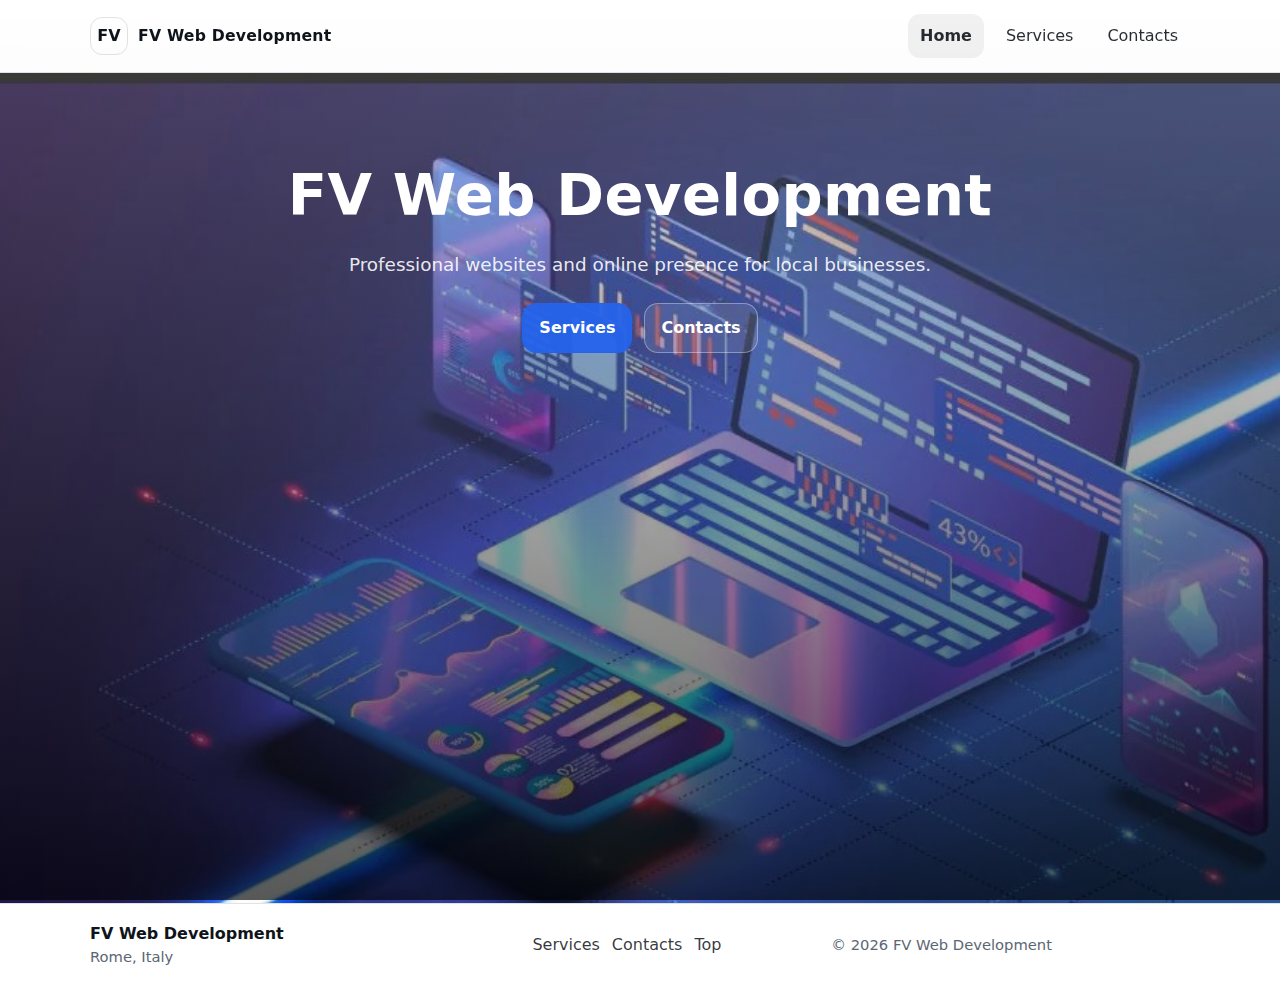
<file: index.html>
<!doctype html>
<html lang="en">
<head>
  <meta charset="utf-8" />
  <meta name="viewport" content="width=device-width, initial-scale=1" />
  <title>FV Web Development | Rome</title>
  <meta name="description" content="Minimal, professional websites and online presence for local businesses in Rome." />
  <link rel="stylesheet" href="styles.css" />
</head>
<body>
  <header class="header" id="top">
    <nav class="nav container">
      <a class="brand" href="index.html" aria-label="FV Web Development Home">
        <span class="brand-mark">FV</span>
        <span class="brand-name">FV Web Development</span>
      </a>

      <button class="nav-toggle" aria-label="Open menu" aria-expanded="false">
        <span></span><span></span><span></span>
      </button>

      <div class="nav-links" data-nav>
        <a class="active" href="index.html">Home</a>
        <a href="services.html">Services</a>
        <a href="contacts.html">Contacts</a>
      </div>
    </nav>
  </header>

  <main>
    <section class="hero" aria-label="Hero">
      <div class="hero-overlay"></div>

      <div class="hero-content container">
        <h1 class="hero-title">FV Web Development</h1>
        <p class="hero-subtitle">Professional websites and online presence for local businesses.</p>

        <div class="hero-actions">
          <a class="btn btn-primary" href="services.html">Services</a>
          <a class="btn btn-secondary" href="contacts.html">Contacts</a>
        </div>
      </div>
    </section>
  </main>

  <footer class="footer">
    <div class="container footer-inner">
      <div class="footer-left">
        <div class="footer-brand">FV Web Development</div>
        <div class="footer-meta">Rome, Italy</div>
      </div>
      <div class="footer-right">
        <a href="services.html">Services</a>
        <a href="contacts.html">Contacts</a>
        <a href="#top">Top</a>
      </div>
      <div class="footer-meta">© <span id="year"></span> FV Web Development</div>
    </div>
  </footer>

  <script src="script.js"></script>
</body>
</html>
</file>
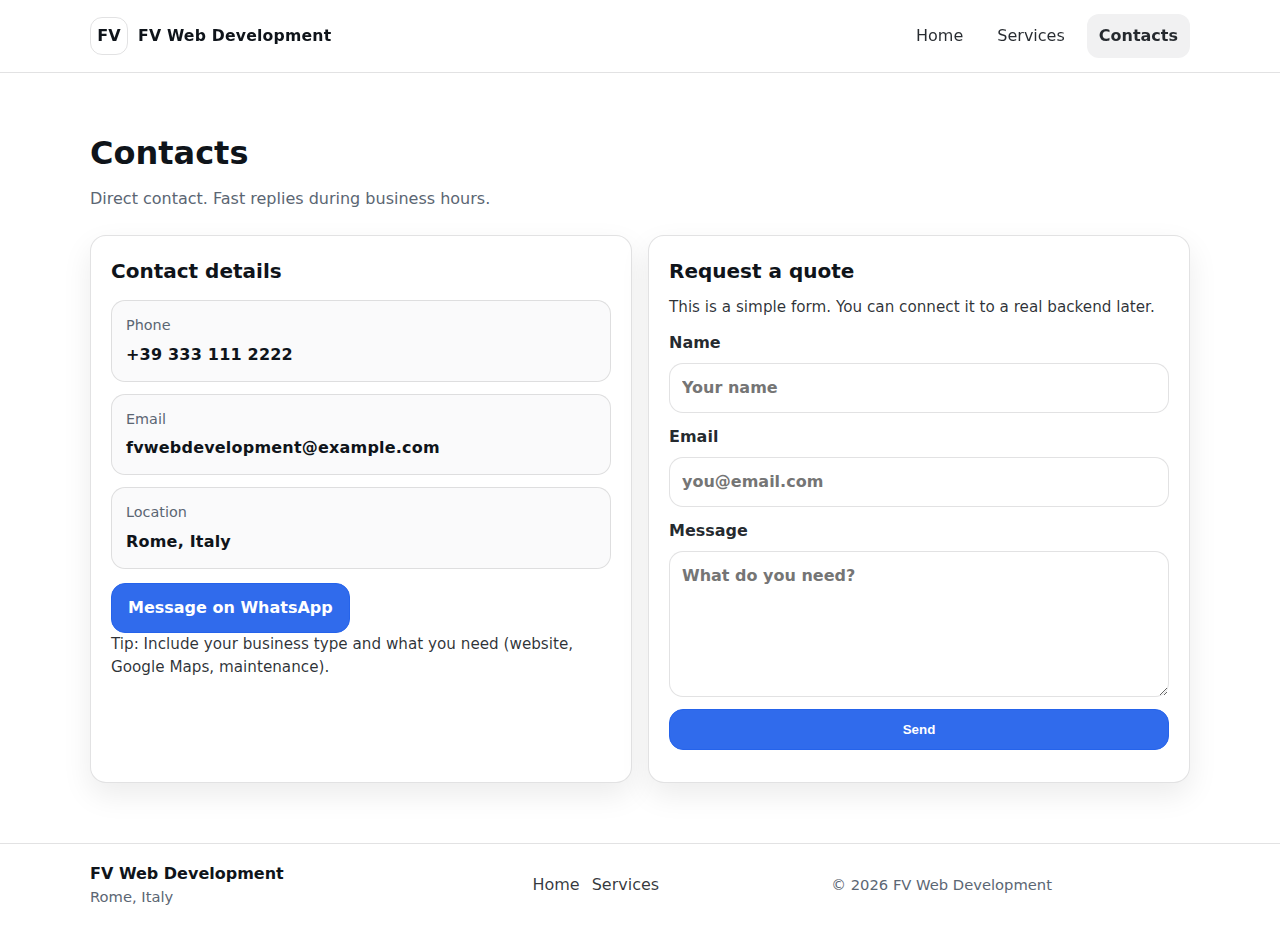
<file: contacts.html>
<!doctype html>
<html lang="en">
<head>
  <meta charset="utf-8" />
  <meta name="viewport" content="width=device-width, initial-scale=1" />
  <title>Contacts | FV Web Development</title>
  <meta name="description" content="Contact FV Web Development in Rome. Phone, email, and WhatsApp message button." />
  <link rel="stylesheet" href="styles.css" />
</head>
<body>
  <header class="header">
    <nav class="nav container">
      <a class="brand" href="index.html" aria-label="FV Web Development Home">
        <span class="brand-mark">FV</span>
        <span class="brand-name">FV Web Development</span>
      </a>

      <button class="nav-toggle" aria-label="Open menu" aria-expanded="false">
        <span></span><span></span><span></span>
      </button>

      <div class="nav-links" data-nav>
        <a href="index.html">Home</a>
        <a href="services.html">Services</a>
        <a class="active" href="contacts.html">Contacts</a>
      </div>
    </nav>
  </header>

  <main class="container page">
    <header class="page-header">
      <h1>Contacts</h1>
      <p class="lead">Direct contact. Fast replies during business hours.</p>
    </header>

    <section class="grid">
      <article class="card">
        <h2>Contact details</h2>

        <!-- Replace with your real info -->
        <div class="contact-list">
          <div class="contact-row">
            <div class="label">Phone</div>
            <a class="value" href="tel:+393331112222">+39 333 111 2222</a>
          </div>

          <div class="contact-row">
            <div class="label">Email</div>
            <a class="value" href="mailto:fvwebdevelopment@example.com">fvwebdevelopment@example.com</a>
          </div>

          <div class="contact-row">
            <div class="label">Location</div>
            <div class="value">Rome, Italy</div>
          </div>
        </div>

        <div class="cta-actions" id="whatsapp">
          <!-- Replace number: countrycode+number, no +, no spaces -->
          <a class="btn btn-primary"
             href="https://wa.me/393331112222?text=Hi%20FV%20Web%20Development%2C%20I%27d%20like%20a%20quote%20for%20a%20website."
             target="_blank" rel="noopener">
            Message on WhatsApp
          </a>
        </div>

        <p class="small">
          Tip: Include your business type and what you need (website, Google Maps, maintenance).
        </p>
      </article>

      <article class="card" id="contact-form">
        <h2>Request a quote</h2>
        <p class="small">This is a simple form. You can connect it to a real backend later.</p>

        <!-- Simple local-only demo. Replace action with Formspree/Netlify later. -->
        <form class="form" onsubmit="return handleContactSubmit(event)">
          <label>
            Name
            <input required name="name" type="text" placeholder="Your name" />
          </label>

          <label>
            Email
            <input required name="email" type="email" placeholder="you@email.com" />
          </label>

          <label>
            Message
            <textarea required name="message" rows="5" placeholder="What do you need?"></textarea>
          </label>

          <button class="btn btn-primary" type="submit">Send</button>
          <p class="small" id="form-status" aria-live="polite"></p>
        </form>
      </article>
    </section>
  </main>

  <footer class="footer">
    <div class="container footer-inner">
      <div class="footer-left">
        <div class="footer-brand">FV Web Development</div>
        <div class="footer-meta">Rome, Italy</div>
      </div>
      <div class="footer-right">
        <a href="index.html">Home</a>
        <a href="services.html">Services</a>
      </div>
      <div class="footer-meta">© <span id="year"></span> FV Web Development</div>
    </div>
  </footer>

  <script src="script.js"></script>
</body>
</html>
</file>
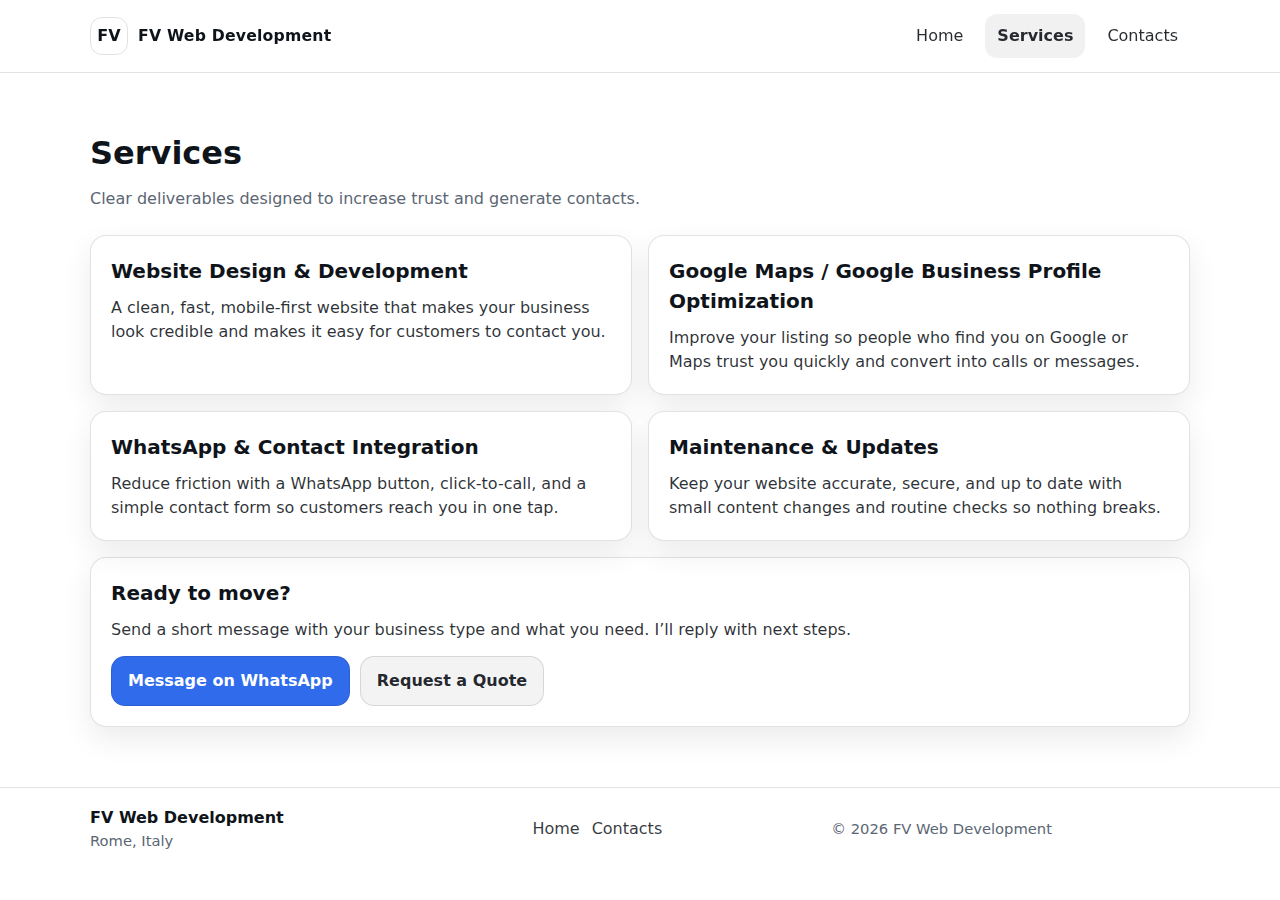
<file: services.html>
<!doctype html>
<html lang="en">
<head>
  <meta charset="utf-8" />
  <meta name="viewport" content="width=device-width, initial-scale=1" />
  <title>Services | FV Web Development</title>
  <meta name="description" content="Website creation, Google Maps optimization, WhatsApp integration, and maintenance for local businesses in Rome." />
  <link rel="stylesheet" href="styles.css" />
</head>
<body>
  <header class="header">
    <nav class="nav container">
      <a class="brand" href="index.html" aria-label="FV Web Development Home">
        <span class="brand-mark">FV</span>
        <span class="brand-name">FV Web Development</span>
      </a>

      <button class="nav-toggle" aria-label="Open menu" aria-expanded="false">
        <span></span><span></span><span></span>
      </button>

      <div class="nav-links" data-nav>
        <a href="index.html">Home</a>
        <a class="active" href="services.html">Services</a>
        <a href="contacts.html">Contacts</a>
      </div>
    </nav>
  </header>

  <main class="container page">
    <header class="page-header">
      <h1>Services</h1>
      <p class="lead">Clear deliverables designed to increase trust and generate contacts.</p>
    </header>

    <section class="grid">
      <article class="card">
        <h2>Website Design & Development</h2>
        <p>
          A clean, fast, mobile-first website that makes your business look credible and makes it easy
          for customers to contact you.
        </p>
      </article>

      <article class="card">
        <h2>Google Maps / Google Business Profile Optimization</h2>
        <p>
          Improve your listing so people who find you on Google or Maps trust you quickly and convert into
          calls or messages.
        </p>
      </article>

      <article class="card">
        <h2>WhatsApp & Contact Integration</h2>
        <p>
          Reduce friction with a WhatsApp button, click-to-call, and a simple contact form so customers reach
          you in one tap.
        </p>
      </article>

      <article class="card">
        <h2>Maintenance & Updates</h2>
        <p>
          Keep your website accurate, secure, and up to date with small content changes and routine checks
          so nothing breaks.
        </p>
      </article>
    </section>

    <section class="cta card">
      <h2>Ready to move?</h2>
      <p>Send a short message with your business type and what you need. I’ll reply with next steps.</p>
      <div class="cta-actions">
        <a class="btn btn-primary" href="contacts.html#whatsapp">Message on WhatsApp</a>
        <a class="btn btn-secondary" href="contacts.html#contact-form">Request a Quote</a>
      </div>
    </section>
  </main>

  <footer class="footer">
    <div class="container footer-inner">
      <div class="footer-left">
        <div class="footer-brand">FV Web Development</div>
        <div class="footer-meta">Rome, Italy</div>
      </div>
      <div class="footer-right">
        <a href="index.html">Home</a>
        <a href="contacts.html">Contacts</a>
      </div>
      <div class="footer-meta">© <span id="year"></span> FV Web Development</div>
    </div>
  </footer>

  <script src="script.js"></script>
</body>
</html>
</file>
<file: styles.css>
:root{
  --bg: #0b0c10;
  --fg: #0f141a;
  --muted: #5b6673;
  --card: #ffffff;
  --line: rgba(15,20,26,.12);
  --shadow: 0 12px 30px rgba(0,0,0,.08);
  --accent: #2563eb; /* subtle accent */
  --radius: 16px;
  --max: 1100px;
}

*{ box-sizing: border-box; }
html{ scroll-behavior: smooth; }
body{
  margin: 0;
  font-family: system-ui, -apple-system, Segoe UI, Roboto, Arial, sans-serif;
  color: var(--fg);
  background: #ffffff;
  line-height: 1.5;
}

a{ color: inherit; text-decoration: none; }
.container{ width: min(var(--max), calc(100% - 40px)); margin: 0 auto; }

/* Header + nav */
.header{
  position: sticky;
  top: 0;
  z-index: 20;
  background: rgba(255,255,255,.8);
  backdrop-filter: blur(10px);
  border-bottom: 1px solid var(--line);
}

.nav{
  display: flex;
  align-items: center;
  justify-content: space-between;
  padding: 14px 0;
  gap: 16px;
}

.brand{
  display: inline-flex;
  align-items: center;
  gap: 10px;
  font-weight: 800;
  letter-spacing: .2px;
}
.brand-mark{
  width: 38px;
  height: 38px;
  display: grid;
  place-items: center;
  border: 1px solid var(--line);
  border-radius: 12px;
}
.brand-name{ font-size: 0.98rem; }

.nav-links{
  display: flex;
  gap: 10px;
  align-items: center;
}
.nav-links a{
  padding: 10px 12px;
  border-radius: 12px;
  color: rgba(15,20,26,.9);
}
.nav-links a:hover{ background: rgba(15,20,26,.05); }
.nav-links a.active{
  background: rgba(15,20,26,.06);
  font-weight: 700;
}

.nav-toggle{
  display: none;
  width: 44px;
  height: 44px;
  border-radius: 12px;
  border: 1px solid var(--line);
  background: #fff;
  cursor: pointer;
}
.nav-toggle span{
  display: block;
  width: 18px;
  height: 2px;
  background: rgba(15,20,26,.75);
  margin: 4px auto;
  border-radius: 2px;
}

/* Hero */
.hero {
  min-height: calc(100vh - 70px);
  background-image: url("./assets/website_bg.jpg");
  background-size: cover;
  background-position: center;
  background-repeat: no-repeat;
}

.hero-overlay{
  position: absolute;
  inset: 0;
  background: linear-gradient(to bottom, rgba(255,255,255,.2), rgba(0,0,0,.65));
}
.hero-content{
  position: relative;
  text-align: center;
  color: #ffffff;
  padding: 80px 0;
}
.hero-title{
  margin: 0 0 12px;
  font-size: clamp(2.2rem, 5vw, 3.6rem);
  letter-spacing: .4px;
}
.hero-subtitle{
  margin: 0 auto 24px;
  max-width: 700px;
  color: rgba(255,255,255,.9);
  font-size: clamp(1rem, 2vw, 1.15rem);
}

/* Buttons */
.btn{
  display: inline-flex;
  align-items: center;
  justify-content: center;
  padding: 12px 16px;
  border-radius: 14px;
  border: 1px solid rgba(255,255,255,.35);
  background: rgba(255,255,255,.08);
  color: #fff;
  font-weight: 700;
  cursor: pointer;
  transition: transform .08s ease, background .15s ease;
}
.btn:hover{ background: rgba(255,255,255,.14); }
.btn:active{ transform: translateY(1px); }

.btn-primary{
  background: rgba(37,99,235,.95);
  border-color: rgba(37,99,235,1);
}
.btn-primary:hover{ background: rgba(37,99,235,1); }

.btn-secondary{
  background: rgba(255,255,255,.10);
}

.hero-actions{
  display: flex;
  justify-content: center;
  gap: 12px;
  flex-wrap: wrap;
}

/* Pages */
.page{ padding: 46px 0 60px; }
.page-header{ margin: 10px 0 24px; }
.page-header h1{ margin: 0 0 10px; font-size: 2rem; }
.lead{ margin: 0; color: var(--muted); max-width: 780px; }

.grid{
  display: grid;
  grid-template-columns: 1fr 1fr;
  gap: 16px;
}
@media (max-width: 900px){
  .grid{ grid-template-columns: 1fr; }
}

.card{
  background: var(--card);
  border: 1px solid var(--line);
  border-radius: var(--radius);
  padding: 20px;
  box-shadow: var(--shadow);
}
.card h2{ margin: 0 0 10px; font-size: 1.25rem; }
.card p{ margin: 0; color: rgba(15,20,26,.88); }

.cta{ margin-top: 16px; }
.cta-actions{
  display: flex;
  gap: 10px;
  flex-wrap: wrap;
  margin-top: 14px;
}
.cta .btn{
  color: #fff;
  border-color: rgba(15,20,26,.12);
}
.cta .btn-secondary{
  background: rgba(15,20,26,.05);
  color: rgba(15,20,26,.92);
  border: 1px solid var(--line);
}
.cta .btn-secondary:hover{ background: rgba(15,20,26,.07); }

.small{
  margin-top: 12px;
  color: var(--muted);
  font-size: .95rem;
}

/* Contact list */
.contact-list{
  display: grid;
  gap: 12px;
  margin-top: 14px;
}
.contact-row{
  padding: 14px;
  border-radius: 14px;
  border: 1px solid var(--line);
  background: rgba(15,20,26,.02);
}
.label{
  font-size: .9rem;
  color: var(--muted);
  margin-bottom: 6px;
}
.value{
  font-weight: 800;
  letter-spacing: .2px;
}

/* Form */
.form{
  display: grid;
  gap: 12px;
  margin-top: 12px;
}
label{
  display: grid;
  gap: 8px;
  font-weight: 700;
  color: rgba(15,20,26,.92);
}
input, textarea{
  border: 1px solid var(--line);
  border-radius: 14px;
  padding: 12px;
  font: inherit;
  outline: none;
}
input:focus, textarea:focus{
  border-color: rgba(37,99,235,.5);
}

/* Footer */
.footer{
  border-top: 1px solid var(--line);
  background: #ffffff;
  padding: 18px 0;
}
.footer-inner{
  display: grid;
  grid-template-columns: 1.2fr .8fr 1fr;
  gap: 12px;
  align-items: center;
}
.footer-brand{ font-weight: 900; }
.footer-meta{ color: var(--muted); font-size: .92rem; }
.footer-right{
  display: flex;
  gap: 12px;
  flex-wrap: wrap;
}
.footer-right a{ color: rgba(15,20,26,.85); }
.footer-right a:hover{ text-decoration: underline; }

@media (max-width: 900px){
  .footer-inner{ grid-template-columns: 1fr; }
}

/* Mobile nav */
@media (max-width: 860px){
  .nav-toggle{ display: inline-block; }
  .nav-links{
    position: absolute;
    top: 68px;
    left: 20px;
    right: 20px;
    display: none;
    flex-direction: column;
    gap: 6px;
    padding: 10px;
    border-radius: 14px;
    border: 1px solid var(--line);
    background: rgba(255,255,255,.96);
    box-shadow: var(--shadow);
  }
  .nav-links.is-open{ display: flex; }
}
</file>
